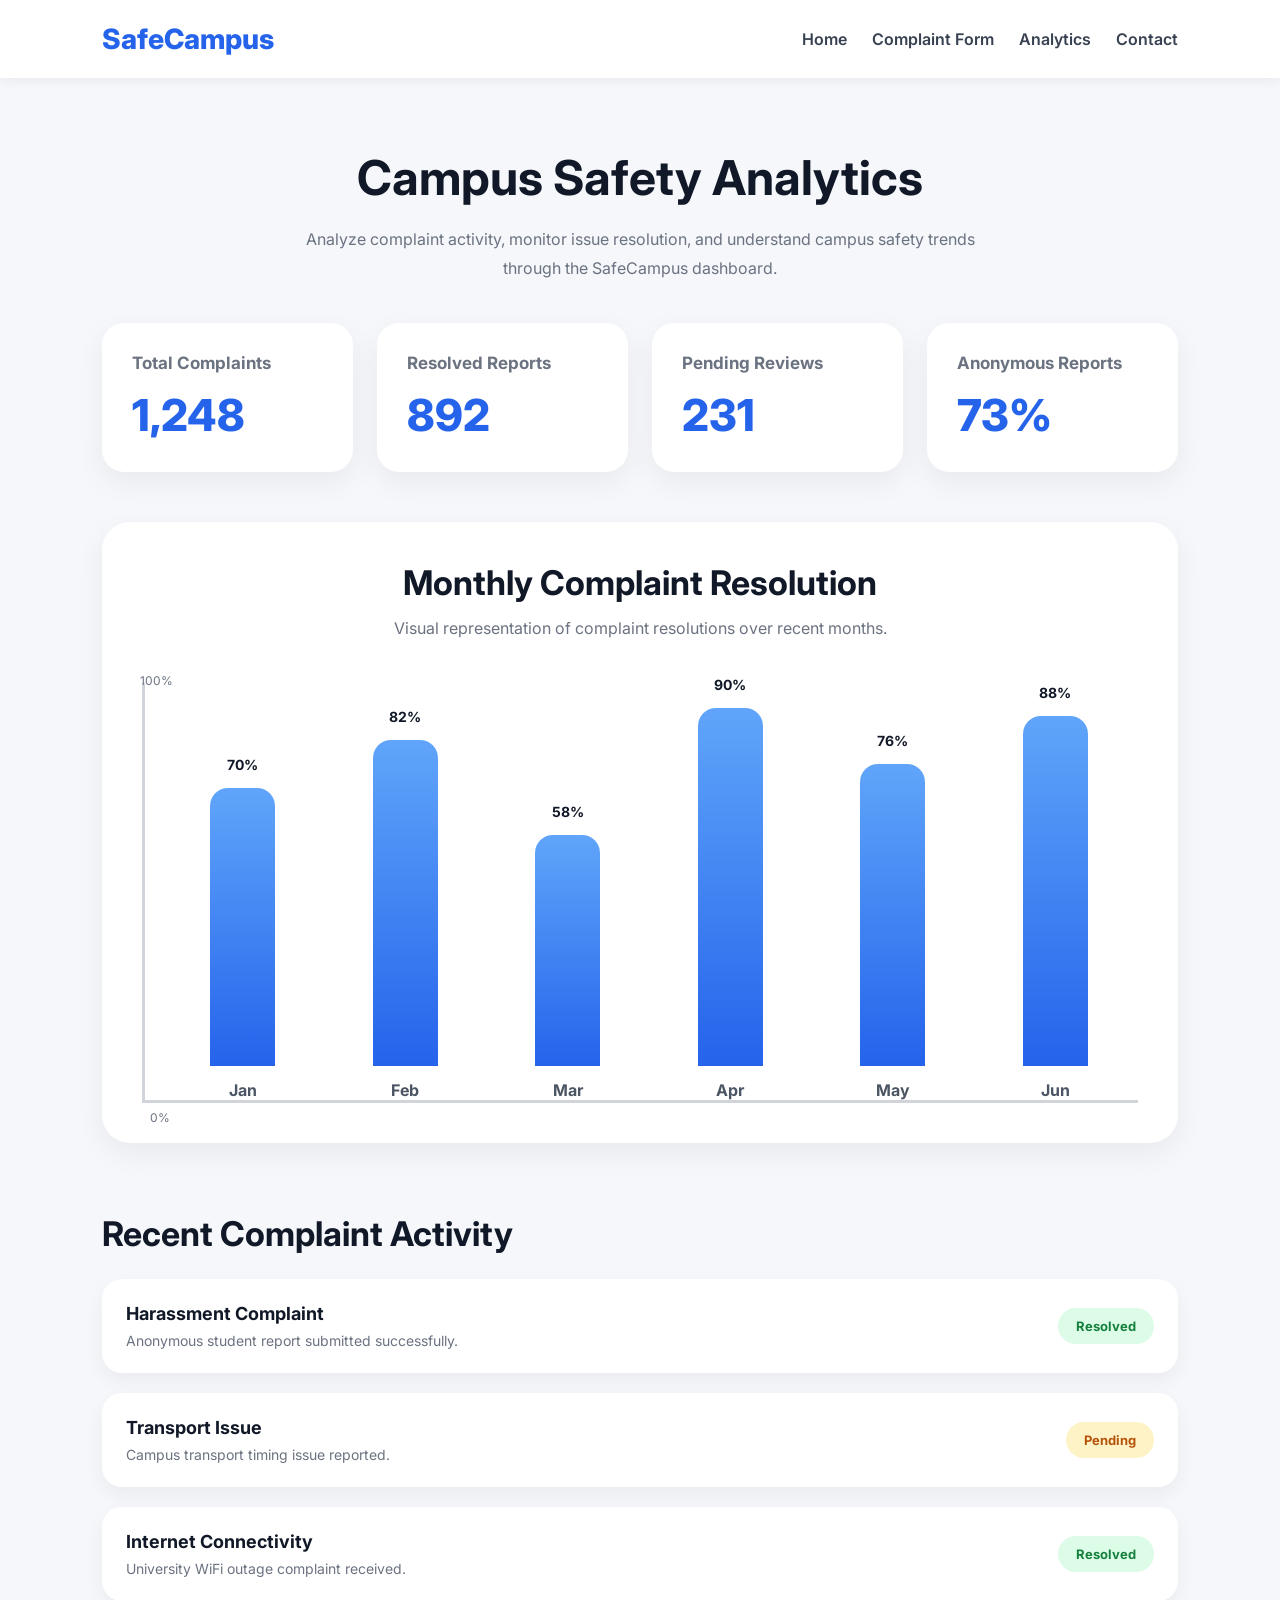
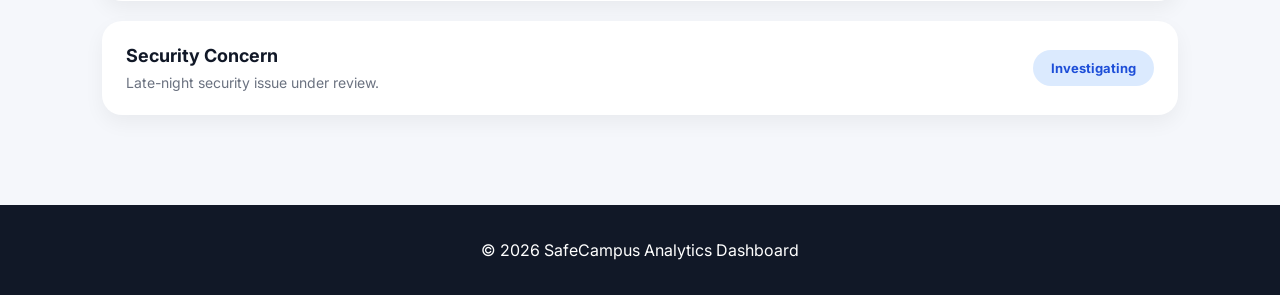
<file: analytics.html>
<!DOCTYPE html>
<html lang="en">
<head>
  <meta charset="UTF-8" />
  <meta name="viewport" content="width=device-width, initial-scale=1.0"/>
  <title>SafeCampus - Analytics</title>

  <link rel="preconnect" href="https://fonts.googleapis.com">
  <link href="https://fonts.googleapis.com/css2?family=Inter:wght@300;400;500;600;700;800&display=swap" rel="stylesheet">

  <style>

    *{
      margin:0;
      padding:0;
      box-sizing:border-box;
      font-family:'Inter',sans-serif;
    }

    body{
      background:#f5f7fb;
      color:#111827;
    }

    nav{
      width:100%;
      padding:22px 8%;
      background:white;
      display:flex;
      justify-content:space-between;
      align-items:center;
      box-shadow:0 2px 12px rgba(0,0,0,0.06);
      position:sticky;
      top:0;
      z-index:100;
    }

    .logo{
      font-size:28px;
      font-weight:800;
      color:#2563eb;
    }

    .nav-links{
      display:flex;
      gap:25px;
    }

    .nav-links a{
      text-decoration:none;
      color:#374151;
      font-weight:600;
      transition:0.3s;
    }

    .nav-links a:hover{
      color:#2563eb;
    }

    .hero{
      padding:70px 8% 40px;
      text-align:center;
    }

    .hero h1{
      font-size:48px;
      margin-bottom:18px;
    }

    .hero p{
      max-width:700px;
      margin:auto;
      color:#6b7280;
      line-height:1.8;
    }

    .analytics-grid{
      width:84%;
      margin:0 auto 50px;
      display:grid;
      grid-template-columns:repeat(auto-fit,minmax(250px,1fr));
      gap:24px;
    }

    .stat-card{
      background:white;
      padding:30px;
      border-radius:22px;
      box-shadow:0 10px 30px rgba(0,0,0,0.06);
      transition:0.3s;
    }

    .stat-card:hover{
      transform:translateY(-5px);
    }

    .stat-card h3{
      font-size:17px;
      color:#6b7280;
      margin-bottom:15px;
    }

    .number{
      font-size:44px;
      font-weight:800;
      color:#2563eb;
    }

    .chart-section{
      width:84%;
      margin:0 auto 70px;
      background:white;
      border-radius:28px;
      padding:40px;
      box-shadow:0 10px 30px rgba(0,0,0,0.06);
    }

    .chart-section h2{
      text-align:center;
      font-size:34px;
      margin-bottom:15px;
    }

    .chart-section p{
      text-align:center;
      color:#6b7280;
      margin-bottom:45px;
    }

    .chart-wrapper{
      width:100%;
      height:420px;
      display:flex;
      align-items:flex-end;
      justify-content:space-between;
      gap:18px;
      border-left:3px solid #d1d5db;
      border-bottom:3px solid #d1d5db;
      padding:20px 10px 0 25px;
      position:relative;
    }

    .chart-wrapper::before{
      content:"100%";
      position:absolute;
      left:-5px;
      top:-10px;
      font-size:12px;
      color:#6b7280;
    }

    .chart-wrapper::after{
      content:"0%";
      position:absolute;
      left:5px;
      bottom:-25px;
      font-size:12px;
      color:#6b7280;
    }

    .bar-box{
      flex:1;
      display:flex;
      flex-direction:column;
      align-items:center;
      justify-content:flex-end;
      height:100%;
    }

    .bar{
      width:65px;
      background:linear-gradient(180deg,#60a5fa,#2563eb);
      border-radius:18px 18px 0 0;
      position:relative;
      transition:0.4s;
      min-height:50px;
      display:flex;
      align-items:flex-start;
      justify-content:center;
    }

    .bar:hover{
      transform:scaleY(1.05);
      filter:brightness(1.05);
    }

    .bar-value{
      position:absolute;
      top:-32px;
      font-size:14px;
      font-weight:700;
      color:#111827;
    }

    .month{
      margin-top:14px;
      font-weight:700;
      color:#4b5563;
    }

    .activity-section{
      width:84%;
      margin:0 auto 90px;
    }

    .activity-section h2{
      font-size:34px;
      margin-bottom:25px;
    }

    .activity-list{
      display:grid;
      gap:20px;
    }

    .activity-card{
      background:white;
      padding:24px;
      border-radius:20px;
      display:flex;
      justify-content:space-between;
      align-items:center;
      box-shadow:0 8px 20px rgba(0,0,0,0.05);
      transition:0.3s;
    }

    .activity-card:hover{
      transform:translateY(-4px);
    }

    .activity-info h4{
      margin-bottom:8px;
      font-size:18px;
    }

    .activity-info p{
      color:#6b7280;
      font-size:14px;
    }

    .status{
      padding:10px 18px;
      border-radius:50px;
      font-size:13px;
      font-weight:700;
    }

    .resolved{
      background:#dcfce7;
      color:#15803d;
    }

    .pending{
      background:#fef3c7;
      color:#b45309;
    }

    .investigation{
      background:#dbeafe;
      color:#1d4ed8;
    }

    footer{
      background:#111827;
      color:white;
      text-align:center;
      padding:35px;
      margin-top:50px;
    }

    @media(max-width:768px){

      .hero h1{
        font-size:36px;
      }

      .nav-links{
        gap:14px;
        font-size:14px;
      }

      .chart-wrapper{
        height:300px;
        gap:10px;
      }

      .bar{
        width:40px;
      }

      .chart-section{
        padding:25px;
      }

    }

    @media(max-width:560px){

      .analytics-grid{
        width:92%;
      }

      .chart-section{
        width:92%;
      }

      .activity-section{
        width:92%;
      }

      .chart-wrapper{
        overflow-x:auto;
      }

      .bar{
        width:35px;
      }

      .month{
        font-size:12px;
      }

    }

  </style>

</head>

<body>

  <nav>

    <div class="logo">SafeCampus</div>

    <div class="nav-links">
      <a href="index.html">Home</a>
      <a href="complaint.html">Complaint Form</a>
      <a href="analytics.html">Analytics</a>
      <a href="contact.html">Contact</a>
    </div>

  </nav>

  <section class="hero">

    <h1>Campus Safety Analytics</h1>

    <p>
      Analyze complaint activity, monitor issue resolution,
      and understand campus safety trends through the SafeCampus dashboard.
    </p>

  </section>

  <section class="analytics-grid">

    <div class="stat-card">
      <h3>Total Complaints</h3>
      <div class="number">1,248</div>
    </div>

    <div class="stat-card">
      <h3>Resolved Reports</h3>
      <div class="number">892</div>
    </div>

    <div class="stat-card">
      <h3>Pending Reviews</h3>
      <div class="number">231</div>
    </div>

    <div class="stat-card">
      <h3>Anonymous Reports</h3>
      <div class="number">73%</div>
    </div>

  </section>

  <section class="chart-section">

    <h2>Monthly Complaint Resolution</h2>

    <p>
      Visual representation of complaint resolutions over recent months.
    </p>

    <div class="chart-wrapper">

      <div class="bar-box">
        <div class="bar" style="height:70%;">
          <div class="bar-value">70%</div>
        </div>
        <div class="month">Jan</div>
      </div>

      <div class="bar-box">
        <div class="bar" style="height:82%;">
          <div class="bar-value">82%</div>
        </div>
        <div class="month">Feb</div>
      </div>

      <div class="bar-box">
        <div class="bar" style="height:58%;">
          <div class="bar-value">58%</div>
        </div>
        <div class="month">Mar</div>
      </div>

      <div class="bar-box">
        <div class="bar" style="height:90%;">
          <div class="bar-value">90%</div>
        </div>
        <div class="month">Apr</div>
      </div>

      <div class="bar-box">
        <div class="bar" style="height:76%;">
          <div class="bar-value">76%</div>
        </div>
        <div class="month">May</div>
      </div>

      <div class="bar-box">
        <div class="bar" style="height:88%;">
          <div class="bar-value">88%</div>
        </div>
        <div class="month">Jun</div>
      </div>

    </div>

  </section>

  <section class="activity-section">

    <h2>Recent Complaint Activity</h2>

    <div class="activity-list">

      <div class="activity-card">

        <div class="activity-info">
          <h4>Harassment Complaint</h4>
          <p>Anonymous student report submitted successfully.</p>
        </div>

        <div class="status resolved">
          Resolved
        </div>

      </div>

      <div class="activity-card">

        <div class="activity-info">
          <h4>Transport Issue</h4>
          <p>Campus transport timing issue reported.</p>
        </div>

        <div class="status pending">
          Pending
        </div>

      </div>

      <div class="activity-card">

        <div class="activity-info">
          <h4>Internet Connectivity</h4>
          <p>University WiFi outage complaint received.</p>
        </div>

        <div class="status resolved">
          Resolved
        </div>

      </div>

      <div class="activity-card">

        <div class="activity-info">
          <h4>Security Concern</h4>
          <p>Late-night security issue under review.</p>
        </div>

        <div class="status investigation">
          Investigating
        </div>

      </div>

    </div>

  </section>

  <footer>
    © 2026 SafeCampus Analytics Dashboard
  </footer>

</body>
</html>
</file>
